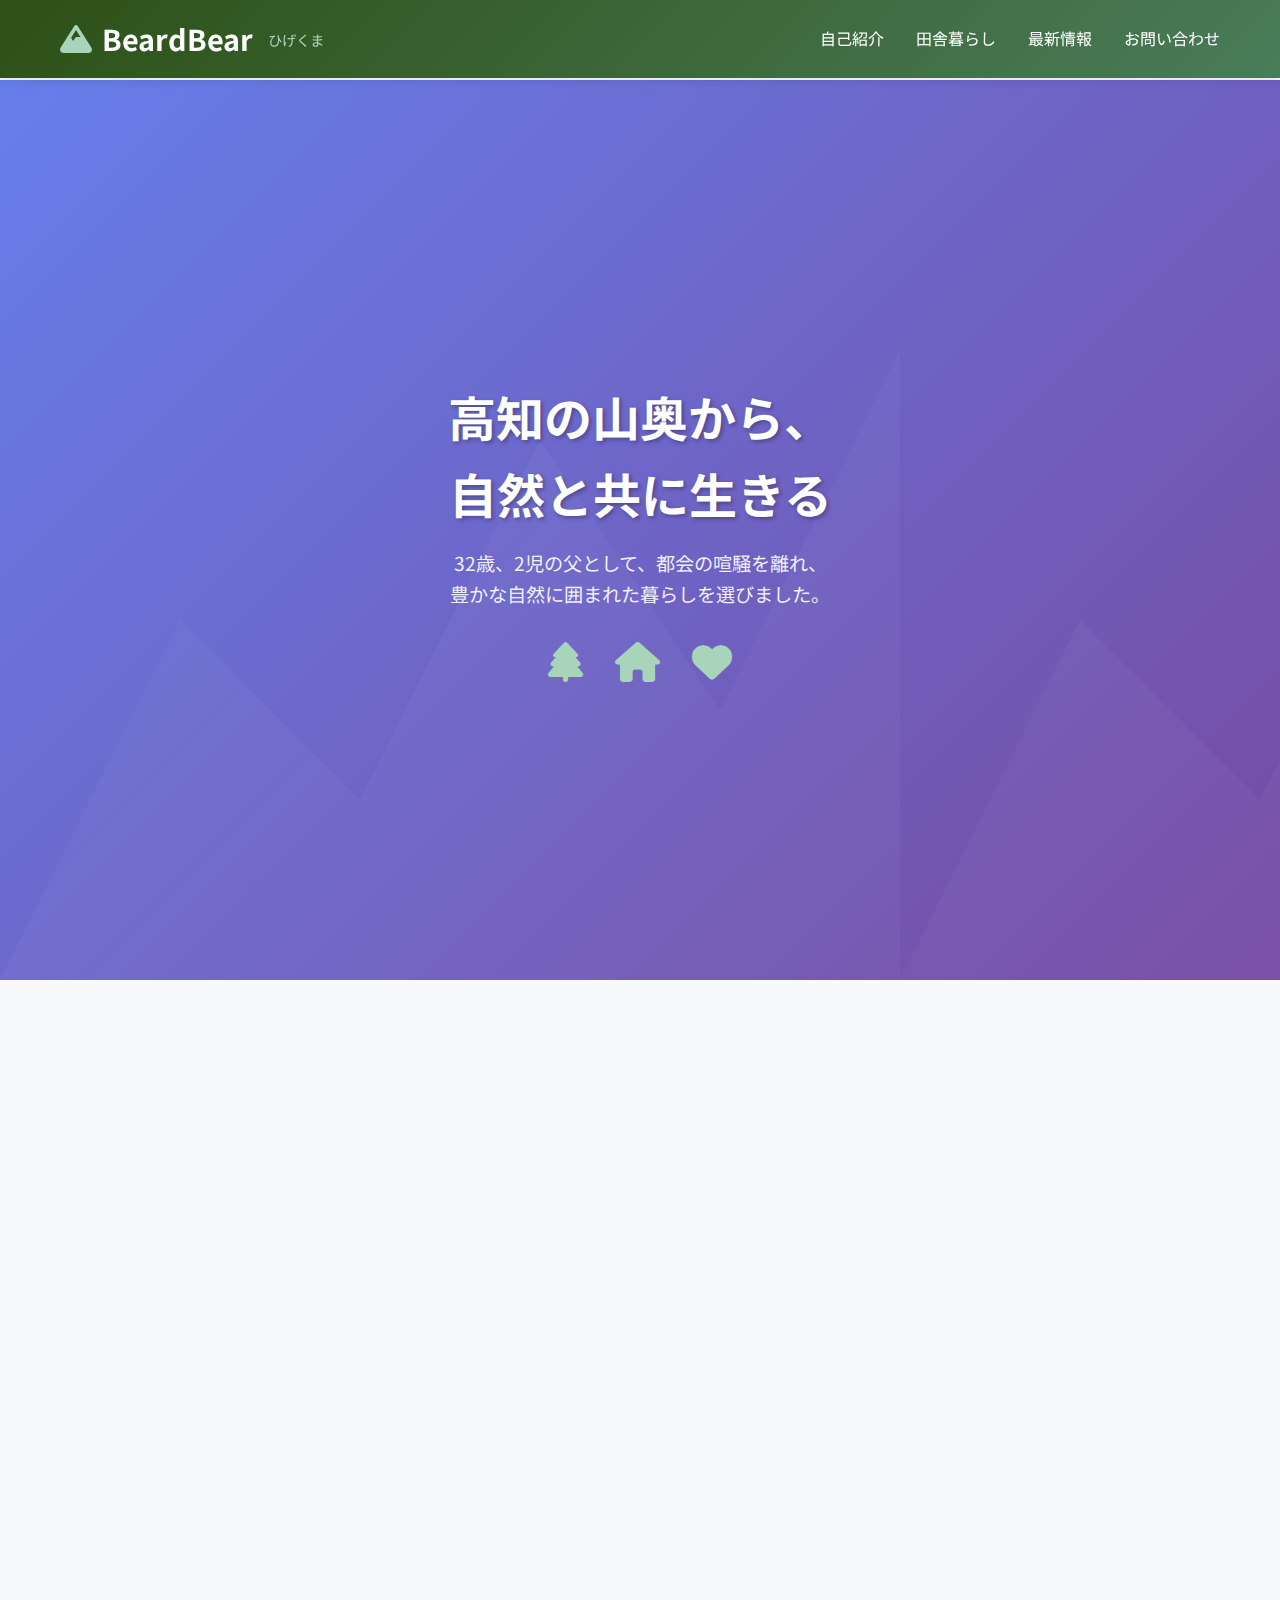
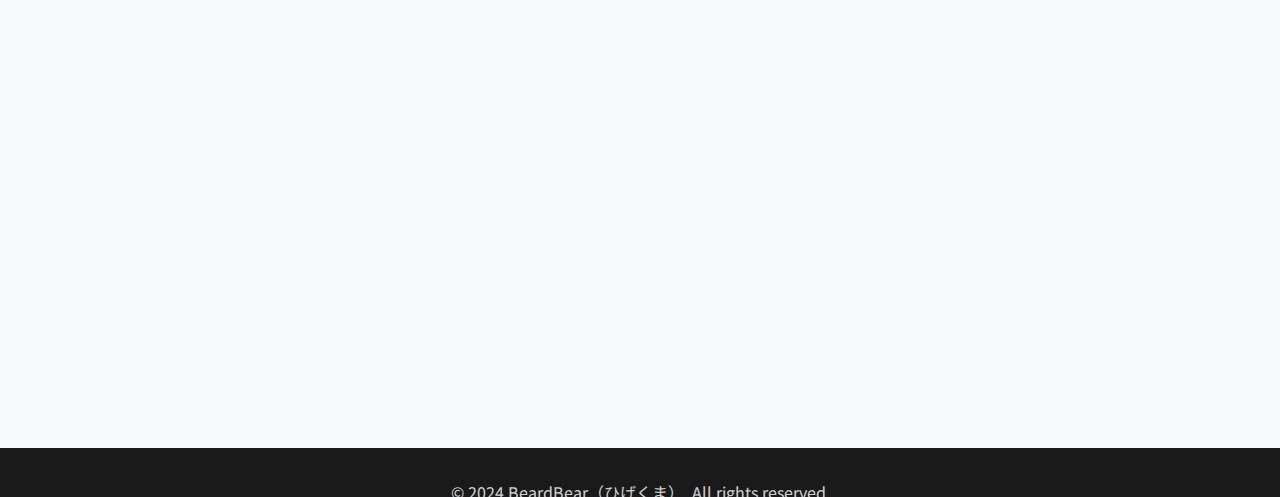
<file: index.html>
<!DOCTYPE html>
<html lang="ja">
<head>
    <meta charset="UTF-8">
    <meta name="viewport" content="width=device-width, initial-scale=1.0">
    <title>BeardBear（ひげくま）- 高知の山奥から</title>
    <link rel="stylesheet" href="styles.css">
    <link href="https://fonts.googleapis.com/css2?family=Noto+Sans+JP:wght@300;400;600;700&display=swap" rel="stylesheet">
    <link rel="stylesheet" href="https://cdnjs.cloudflare.com/ajax/libs/font-awesome/6.0.0/css/all.min.css">
</head>
<body>
    <!-- ヘッダー -->
    <header class="header">
        <div class="container">
            <div class="header-content">
                <div class="logo">
                    <i class="fas fa-mountain"></i>
                    <h1>BeardBear</h1>
                    <span class="subtitle">ひげくま</span>
                </div>
                <nav class="nav">
                    <a href="#about">自己紹介</a>
                    <a href="#life">田舎暮らし</a>
                    <a href="#posts">最新情報</a>
                    <a href="#contact">お問い合わせ</a>
                </nav>
            </div>
        </div>
    </header>

    <!-- メインビジュアル -->
    <section class="hero">
        <div class="hero-content">
            <div class="hero-text">
                <h2>高知の山奥から、<br>自然と共に生きる</h2>
                <p>32歳、2児の父として、都会の喧騒を離れ、<br>豊かな自然に囲まれた暮らしを選びました。</p>
                <div class="hero-icons">
                    <i class="fas fa-tree"></i>
                    <i class="fas fa-home"></i>
                    <i class="fas fa-heart"></i>
                </div>
            </div>
        </div>
        <div class="hero-bg"></div>
    </section>

    <!-- 自己紹介セクション -->
    <section id="about" class="about">
        <div class="container">
            <h2 class="section-title">
                <i class="fas fa-user"></i>
                自己紹介
            </h2>
            <div class="about-content">
                <div class="about-text">
                    <h3>BeardBear（ひげくま）</h3>
                    <p class="intro">
                        こんにちは！高知県の山奥で暮らしている32歳の父親です。
                        2人の子どもたちと妻と一緒に、自然豊かな環境で毎日を過ごしています。
                    </p>
                    <div class="profile-details">
                        <div class="detail-item">
                            <i class="fas fa-map-marker-alt"></i>
                            <span>高知県の山奥</span>
                        </div>
                        <div class="detail-item">
                            <i class="fas fa-birthday-cake"></i>
                            <span>32歳</span>
                        </div>
                        <div class="detail-item">
                            <i class="fas fa-users"></i>
                            <span>2児の父</span>
                        </div>
                    </div>
                    <p class="description">
                        都会での忙しい生活から一転、山間部での穏やかな暮らしを選択しました。
                        子どもたちには自然の中で伸び伸びと育ってほしいという想いから、
                        この地に移住を決意。毎日、四季の移ろいを感じながら、
                        家族との時間を大切に過ごしています。
                    </p>
                </div>
                <div class="about-image">
                    <div class="image-placeholder">
                        <i class="fas fa-user-circle"></i>
                        <p>BeardBear</p>
                    </div>
                </div>
            </div>
        </div>
    </section>

    <!-- 田舎暮らしセクション -->
    <section id="life" class="rural-life">
        <div class="container">
            <h2 class="section-title">
                <i class="fas fa-seedling"></i>
                田舎暮らしの魅力
            </h2>
            <div class="life-grid">
                <div class="life-item">
                    <i class="fas fa-leaf"></i>
                    <h3>豊かな自然</h3>
                    <p>四季折々の美しい景色に囲まれ、新鮮な空気を毎日味わえます。</p>
                </div>
                <div class="life-item">
                    <i class="fas fa-clock"></i>
                    <h3>ゆったりとした時間</h3>
                    <p>都会の慌ただしさから解放され、家族との時間を大切にできます。</p>
                </div>
                <div class="life-item">
                    <i class="fas fa-handshake"></i>
                    <h3>温かいコミュニティ</h3>
                    <p>地域の方々との繋がりが深く、助け合いの精神が根付いています。</p>
                </div>
                <div class="life-item">
                    <i class="fas fa-carrot"></i>
                    <h3>自給自足の生活</h3>
                    <p>家庭菜園で野菜を育て、自然の恵みを直接感じることができます。</p>
                </div>
            </div>
        </div>
    </section>

    <!-- Xポスト表示セクション -->
    <section id="posts" class="social-posts">
        <div class="container">
            <h2 class="section-title">
                <i class="fab fa-x-twitter"></i>
                最新の投稿
            </h2>
            <div class="posts-container">
                <div id="twitter-feed" class="twitter-feed">
                    <!-- Xの投稿がここに表示されます -->
                    <div class="loading">
                        <i class="fas fa-spinner fa-spin"></i>
                        <p>投稿を読み込み中...</p>
                    </div>
                </div>
            </div>
        </div>
    </section>

    <!-- お問い合わせセクション -->
    <section id="contact" class="contact">
        <div class="container">
            <h2 class="section-title">
                <i class="fas fa-envelope"></i>
                お問い合わせ
            </h2>
            <div class="contact-content">
                <p>田舎暮らしについてのご質問や、お仕事のご相談など、お気軽にお声がけください。</p>
                <div class="contact-links">
                    <a href="https://x.com/VoxelMotors" target="_blank" class="contact-link">
                        <i class="fab fa-x-twitter"></i>
                        X (Twitter)
                    </a>
                </div>
            </div>
        </div>
    </section>

    <!-- フッター -->
    <footer class="footer">
        <div class="container">
            <p>&copy; 2024 BeardBear（ひげくま）. All rights reserved.</p>
            <p>高知の山奥から、自然と共に。</p>
        </div>
    </footer>

    <script src="script.js"></script>
</body>
</html>
</file>
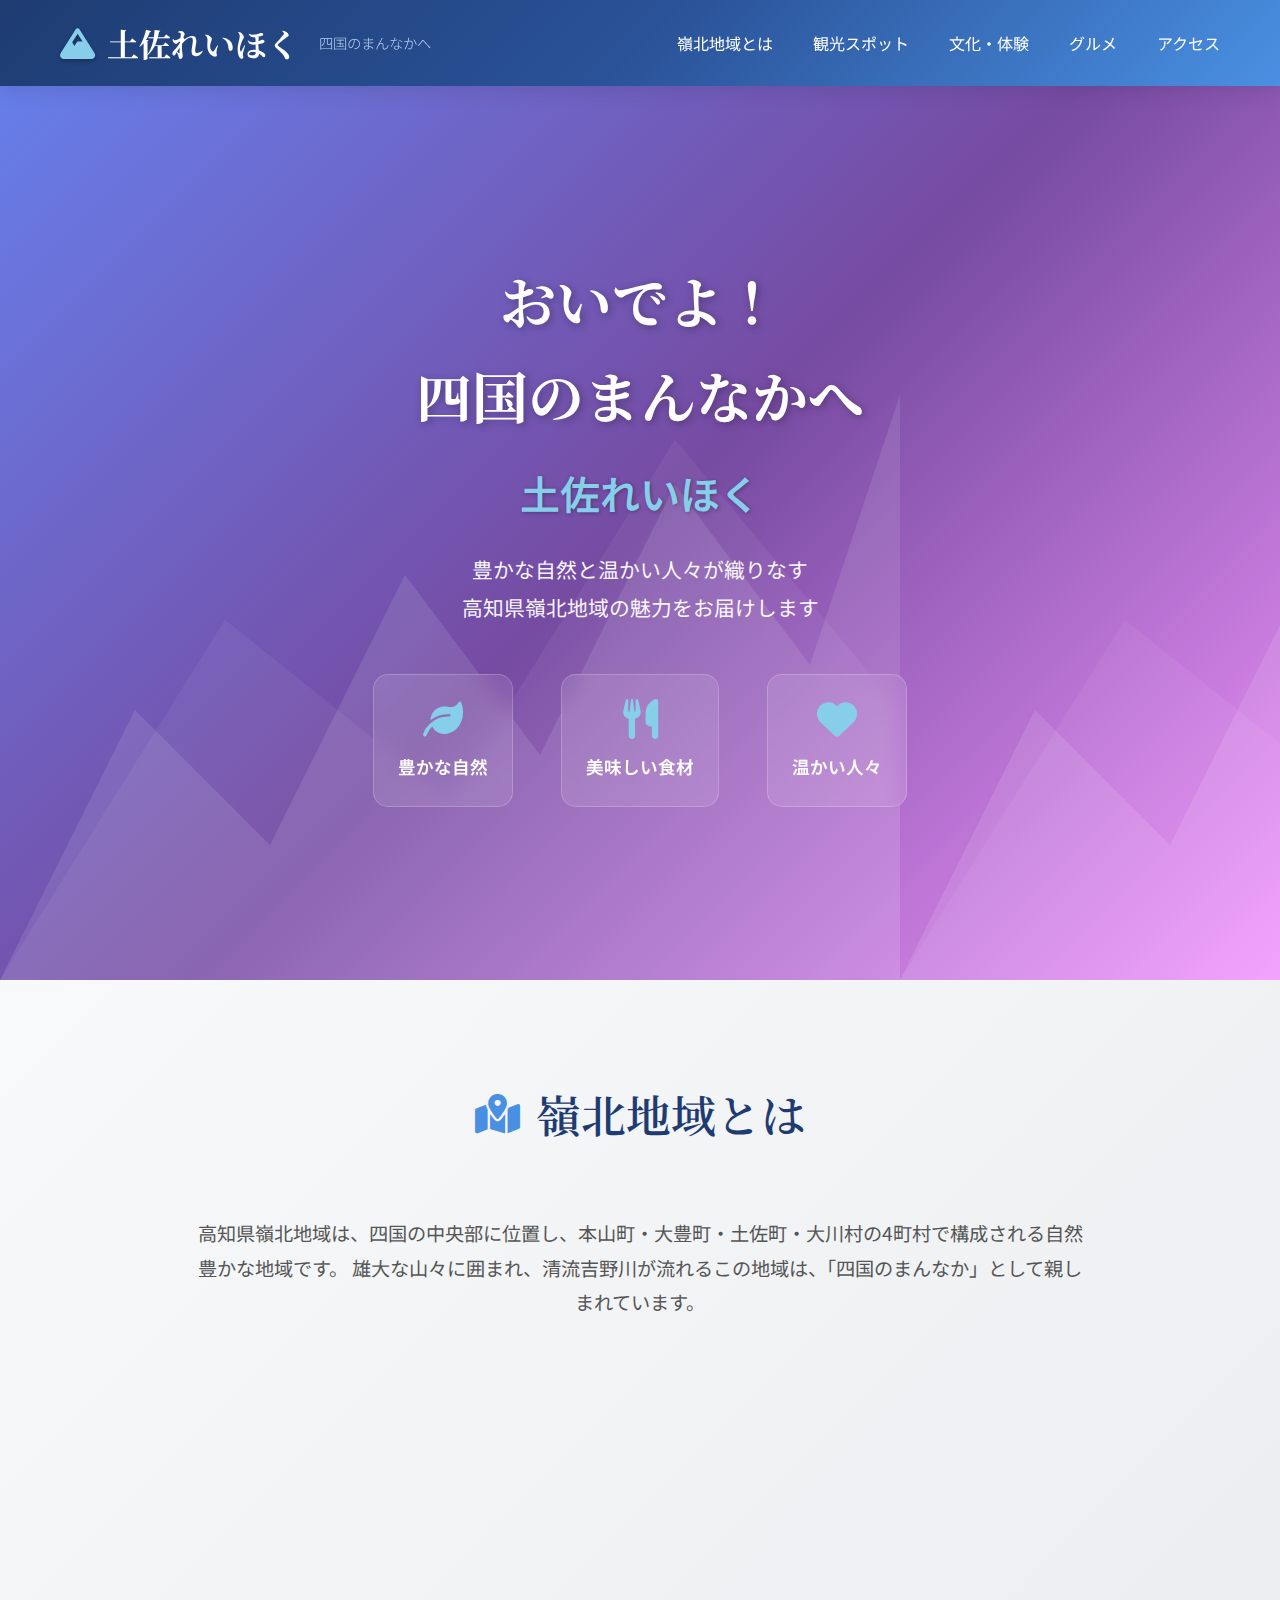
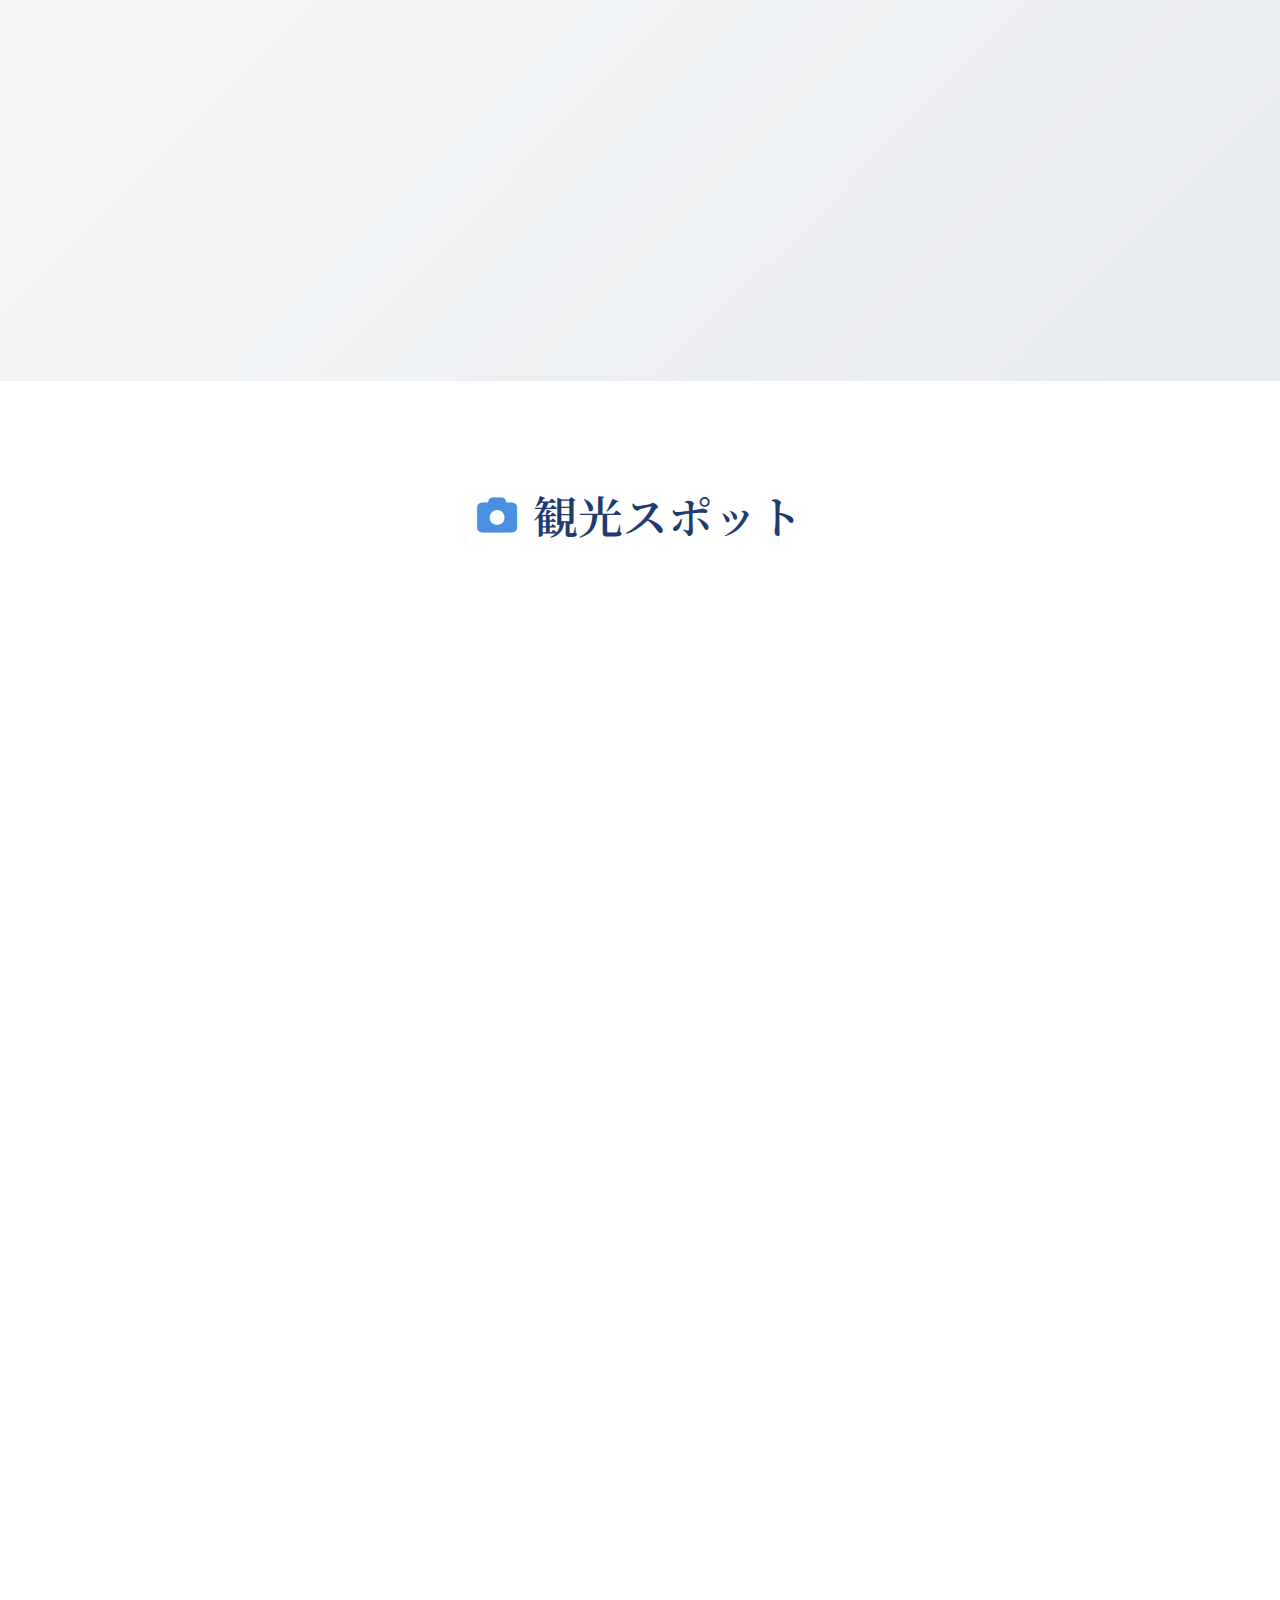
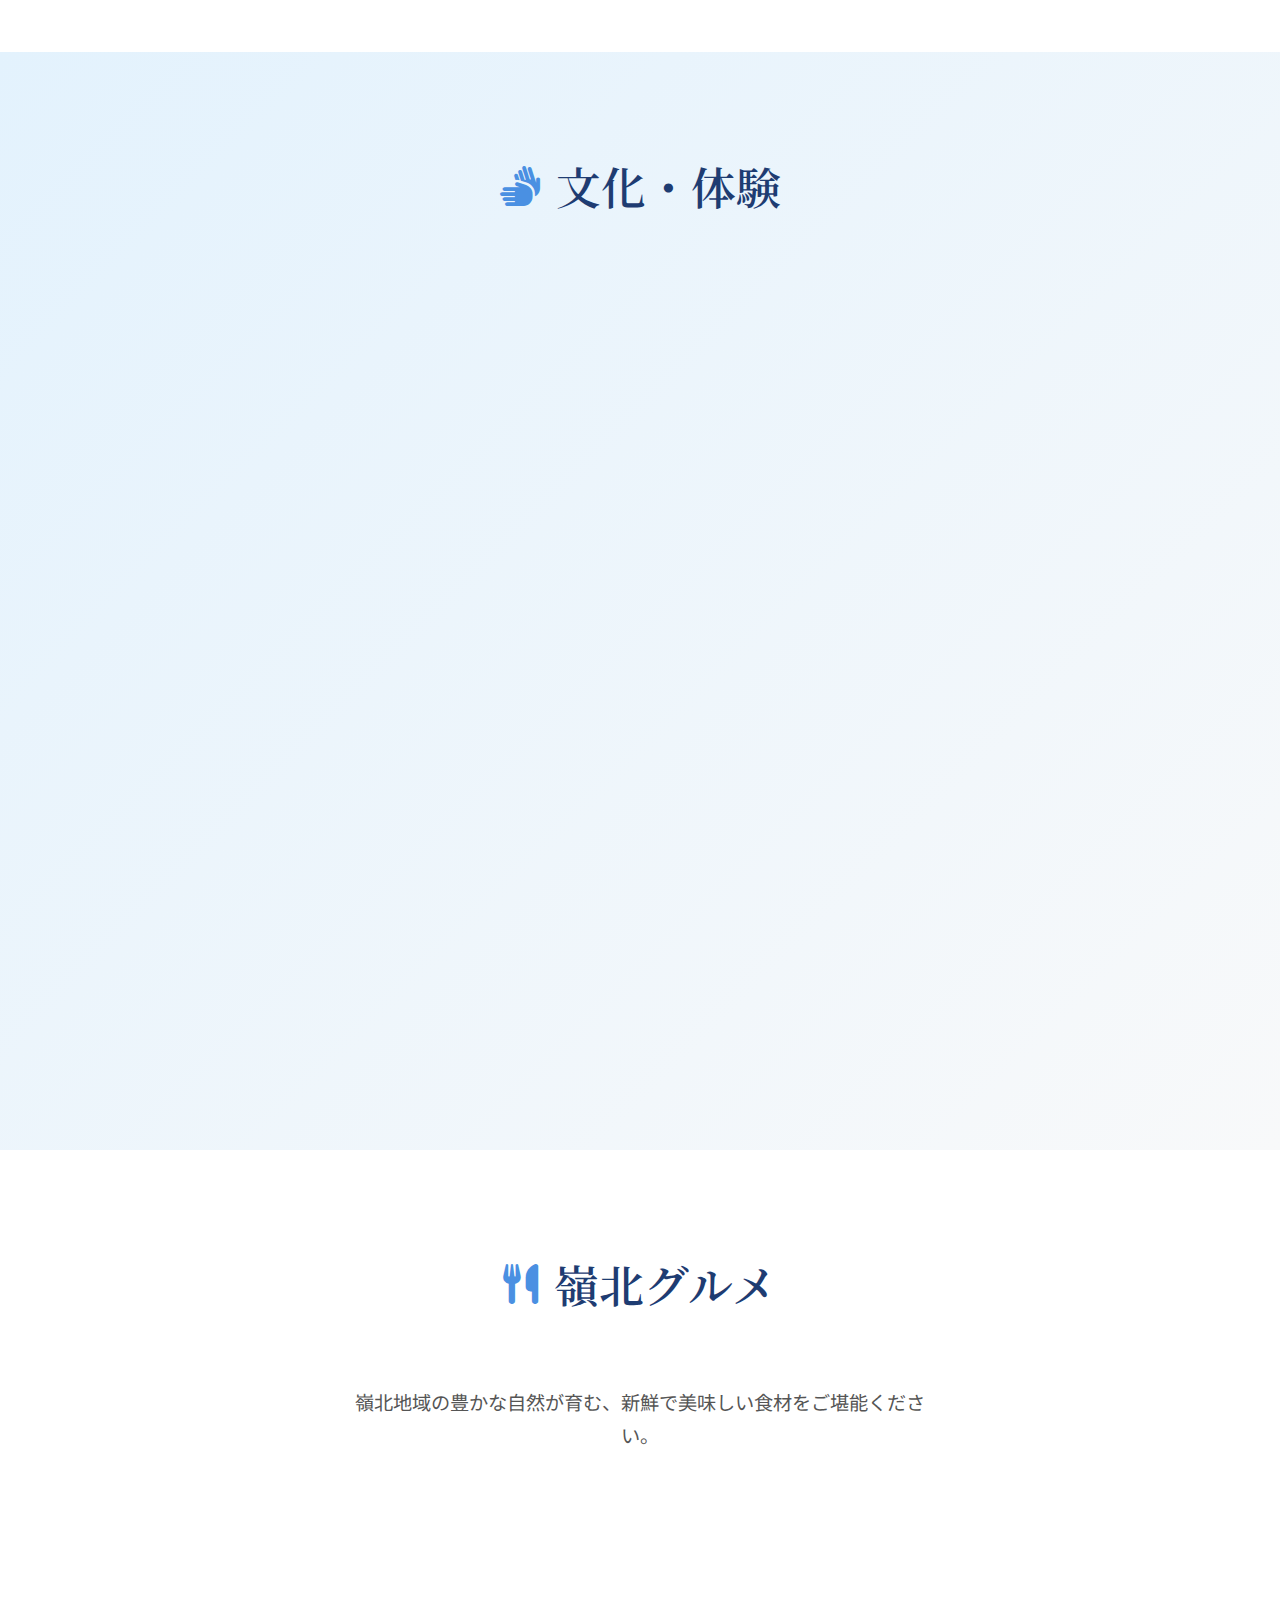
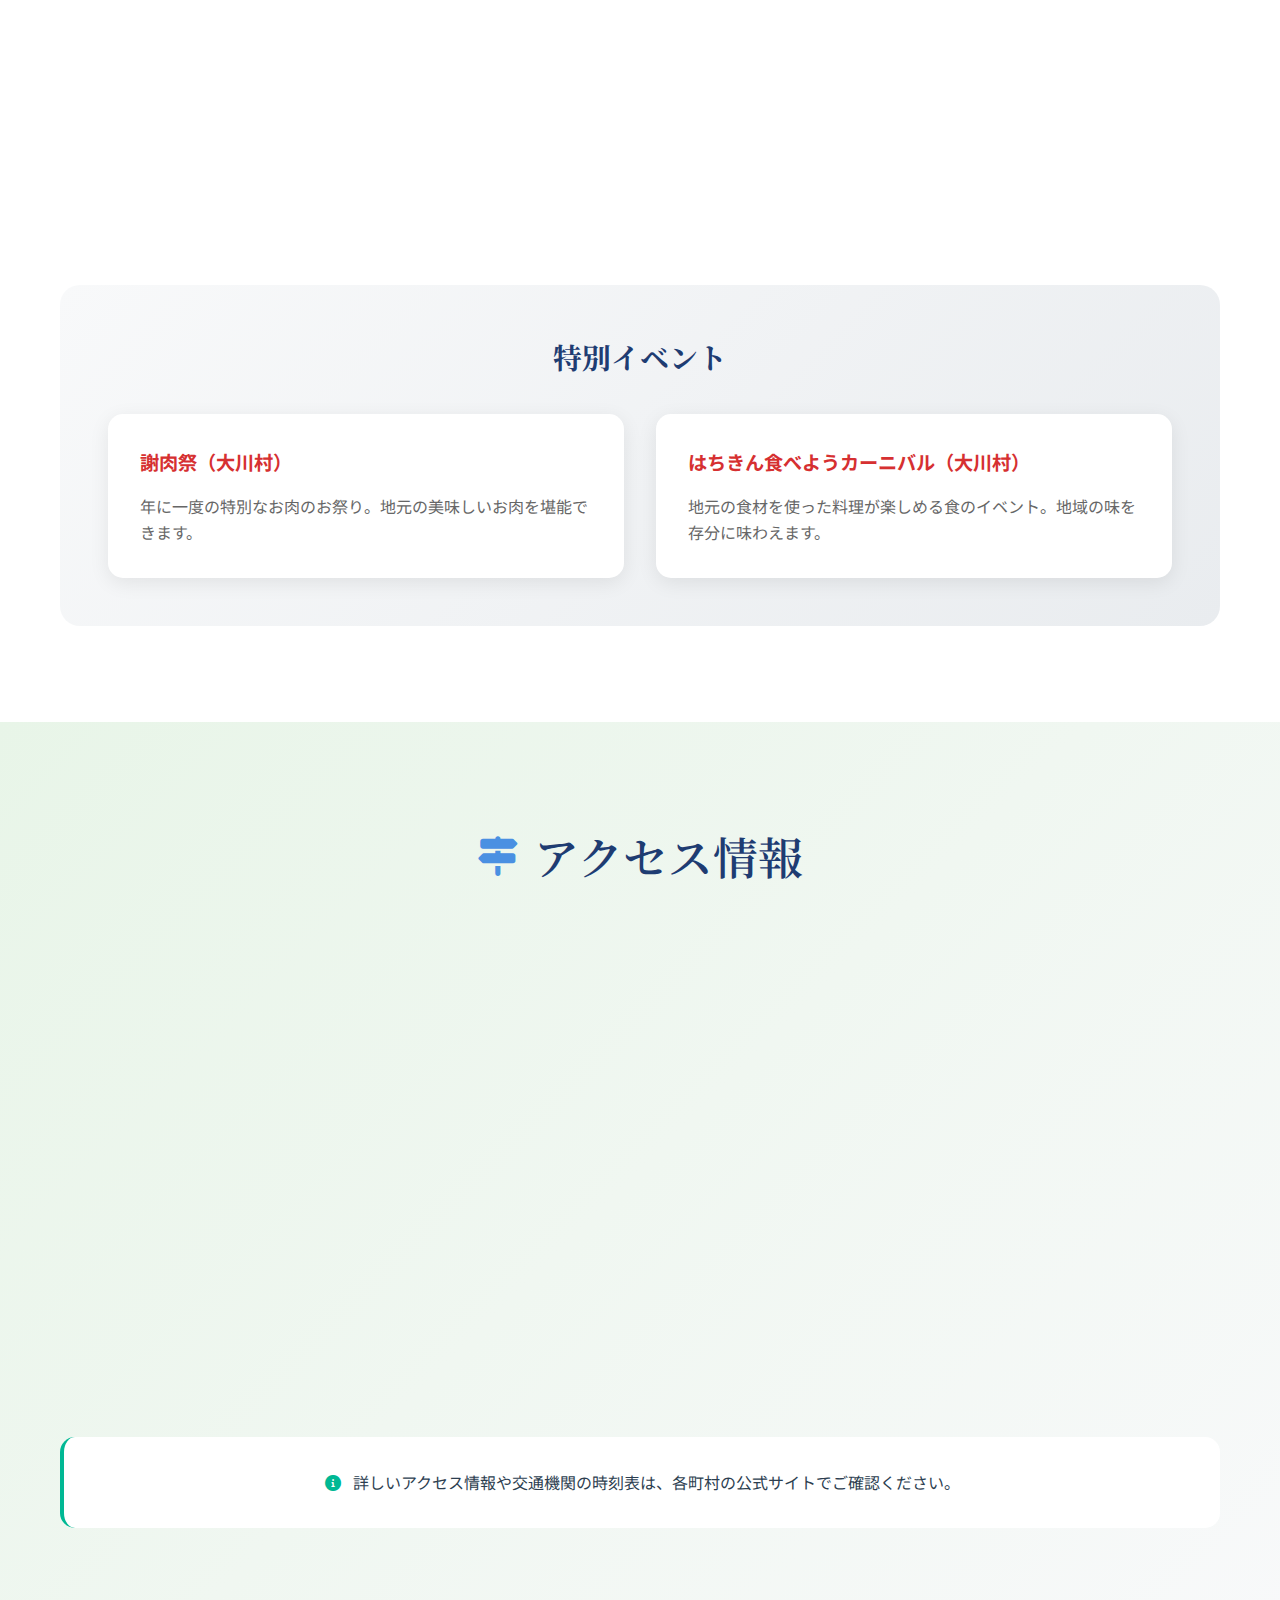
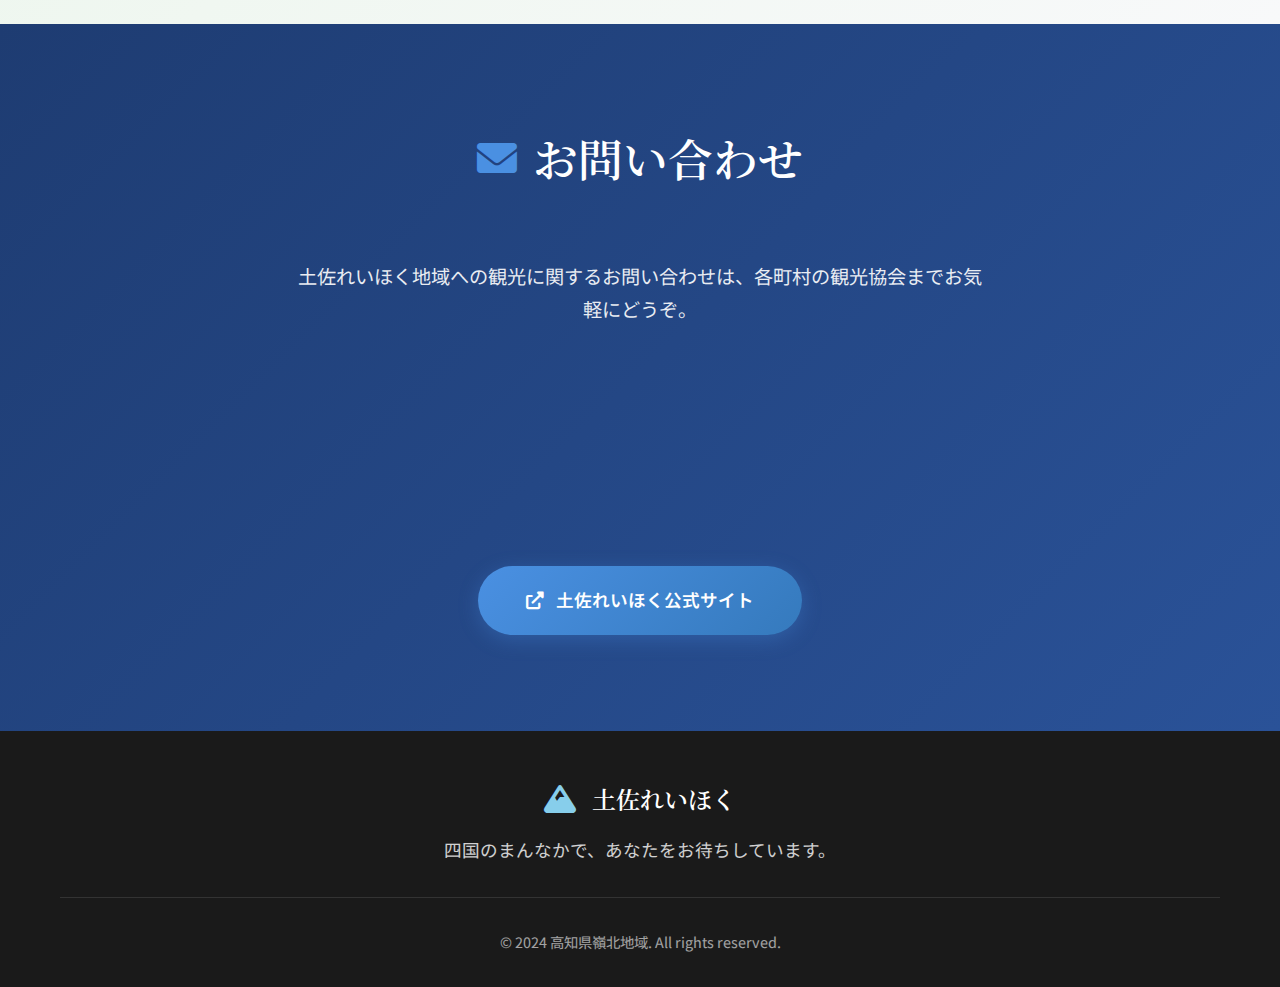
<file: reihoku.html>
<!DOCTYPE html>
<html lang="ja">
<head>
    <meta charset="UTF-8">
    <meta name="viewport" content="width=device-width, initial-scale=1.0">
    <title>土佐れいほく - 四国のまんなかへ | 高知県嶺北地域観光案内</title>
    <link rel="stylesheet" href="reihoku-styles.css">
    <link href="https://fonts.googleapis.com/css2?family=Noto+Sans+JP:wght@300;400;600;700&family=Noto+Serif+JP:wght@400;600&display=swap" rel="stylesheet">
    <link rel="stylesheet" href="https://cdnjs.cloudflare.com/ajax/libs/font-awesome/6.0.0/css/all.min.css">
</head>
<body>
    <!-- ヘッダー -->
    <header class="header">
        <div class="container">
            <div class="header-content">
                <div class="logo">
                    <i class="fas fa-mountain"></i>
                    <h1>土佐れいほく</h1>
                    <span class="subtitle">四国のまんなかへ</span>
                </div>
                <nav class="nav">
                    <a href="#about">嶺北地域とは</a>
                    <a href="#attractions">観光スポット</a>
                    <a href="#culture">文化・体験</a>
                    <a href="#gourmet">グルメ</a>
                    <a href="#access">アクセス</a>
                </nav>
            </div>
        </div>
    </header>

    <!-- メインビジュアル -->
    <section class="hero">
        <div class="hero-content">
            <div class="hero-text">
                <h2>おいでよ！<br>四国のまんなかへ</h2>
                <p class="hero-subtitle">土佐れいほく</p>
                <p class="hero-description">
                    豊かな自然と温かい人々が織りなす<br>
                    高知県嶺北地域の魅力をお届けします
                </p>
                <div class="hero-features">
                    <div class="feature-item">
                        <i class="fas fa-leaf"></i>
                        <span>豊かな自然</span>
                    </div>
                    <div class="feature-item">
                        <i class="fas fa-utensils"></i>
                        <span>美味しい食材</span>
                    </div>
                    <div class="feature-item">
                        <i class="fas fa-heart"></i>
                        <span>温かい人々</span>
                    </div>
                </div>
            </div>
        </div>
        <div class="hero-bg"></div>
    </section>

    <!-- 嶺北地域について -->
    <section id="about" class="about">
        <div class="container">
            <h2 class="section-title">
                <i class="fas fa-map-marked-alt"></i>
                嶺北地域とは
            </h2>
            <div class="about-content">
                <div class="about-text">
                    <p class="intro">
                        高知県嶺北地域は、四国の中央部に位置し、本山町・大豊町・土佐町・大川村の4町村で構成される自然豊かな地域です。
                        雄大な山々に囲まれ、清流吉野川が流れるこの地域は、「四国のまんなか」として親しまれています。
                    </p>
                    <div class="region-grid">
                        <div class="region-item">
                            <h3>本山町</h3>
                            <p>汗見川の清流と豊かな自然に恵まれた町。竹ランタンづくりや文学講座などの文化活動も盛んです。</p>
                        </div>
                        <div class="region-item">
                            <h3>大豊町</h3>
                            <p>梶ヶ森をはじめとする山々に囲まれ、トレッキングや森林浴が楽しめる自然の宝庫です。</p>
                        </div>
                        <div class="region-item">
                            <h3>土佐町</h3>
                            <p>早明浦ダムがあり、四国の水がめとして重要な役割を担う美しい湖畔の町です。</p>
                        </div>
                        <div class="region-item">
                            <h3>大川村</h3>
                            <p>日本で最も人口の少ない村として知られ、謝肉祭やはちきん食べようカーニバルなどのイベントで賑わいます。</p>
                        </div>
                    </div>
                </div>
            </div>
        </div>
    </section>

    <!-- 観光スポット -->
    <section id="attractions" class="attractions">
        <div class="container">
            <h2 class="section-title">
                <i class="fas fa-camera"></i>
                観光スポット
            </h2>
            <div class="attractions-grid">
                <div class="attraction-card">
                    <div class="card-image">
                        <i class="fas fa-mountain"></i>
                    </div>
                    <div class="card-content">
                        <h3>梶ヶ森</h3>
                        <p class="location">大豊町</p>
                        <p>標高1,400mの美しい山。トレッキングコースが整備され、山頂からの360度パノラマビューは絶景です。エベレストガイドによる森林浴ツアーも人気。</p>
                    </div>
                </div>
                <div class="attraction-card">
                    <div class="card-image">
                        <i class="fas fa-water"></i>
                    </div>
                    <div class="card-content">
                        <h3>早明浦ダム</h3>
                        <p class="location">土佐町</p>
                        <p>四国最大のダムで「四国の水がめ」と呼ばれます。湖畔の美しい景色と、季節ごとに変わる自然の表情を楽しめます。</p>
                    </div>
                </div>
                <div class="attraction-card">
                    <div class="card-image">
                        <i class="fas fa-tree"></i>
                    </div>
                    <div class="card-content">
                        <h3>汗見川</h3>
                        <p class="location">本山町</p>
                        <p>清流として知られる美しい川。川沿いの散策路では四季折々の自然を満喫でき、特に新緑と紅葉の季節は格別です。</p>
                    </div>
                </div>
                <div class="attraction-card">
                    <div class="card-image">
                        <i class="fas fa-home"></i>
                    </div>
                    <div class="card-content">
                        <h3>大川村の里山風景</h3>
                        <p class="location">大川村</p>
                        <p>日本で最も人口の少ない村ならではの、手つかずの自然と昔ながらの里山風景。心癒される田舎の原風景が広がります。</p>
                    </div>
                </div>
            </div>
        </div>
    </section>

    <!-- 文化・体験 -->
    <section id="culture" class="culture">
        <div class="container">
            <h2 class="section-title">
                <i class="fas fa-hands"></i>
                文化・体験
            </h2>
            <div class="culture-content">
                <div class="culture-grid">
                    <div class="culture-item">
                        <div class="culture-icon">
                            <i class="fas fa-lightbulb"></i>
                        </div>
                        <h3>竹ランタンづくり</h3>
                        <p class="culture-location">本山町</p>
                        <p>地元の竹を使ったオリジナルランタン作り体験。十五夜の夜に灯すランタンは幻想的で、心に残る思い出になります。</p>
                    </div>
                    <div class="culture-item">
                        <div class="culture-icon">
                            <i class="fas fa-hiking"></i>
                        </div>
                        <h3>森林浴トレッキング</h3>
                        <p class="culture-location">大豊町</p>
                        <p>エベレストガイドによる本格的なトレッキング体験。森の中での瞑想や自然観察を通じて、心身ともにリフレッシュできます。</p>
                    </div>
                    <div class="culture-item">
                        <div class="culture-icon">
                            <i class="fas fa-book"></i>
                        </div>
                        <h3>大原文学講座</h3>
                        <p class="culture-location">本山町</p>
                        <p>地域の文学や歴史を学べる講座。地元の文化に触れながら、知的な時間を過ごすことができます。</p>
                    </div>
                    <div class="culture-item">
                        <div class="culture-icon">
                            <i class="fas fa-fish"></i>
                        </div>
                        <h3>川遊び・釣り体験</h3>
                        <p class="culture-location">全域</p>
                        <p>清流での川遊びや渓流釣り体験。都市部では味わえない、自然との触れ合いを存分に楽しめます。</p>
                    </div>
                </div>
            </div>
        </div>
    </section>

    <!-- グルメ -->
    <section id="gourmet" class="gourmet">
        <div class="container">
            <h2 class="section-title">
                <i class="fas fa-utensils"></i>
                嶺北グルメ
            </h2>
            <div class="gourmet-content">
                <div class="gourmet-intro">
                    <p>嶺北地域の豊かな自然が育む、新鮮で美味しい食材をご堪能ください。</p>
                </div>
                <div class="gourmet-grid">
                    <div class="gourmet-item">
                        <div class="gourmet-icon">
                            <i class="fas fa-cow"></i>
                        </div>
                        <h3>土佐あかうし</h3>
                        <p>高知県が誇るブランド牛。柔らかく上品な味わいで、地元の名店で味わうことができます。</p>
                    </div>
                    <div class="gourmet-item">
                        <div class="gourmet-icon">
                            <i class="fas fa-fish"></i>
                        </div>
                        <h3>清流の川魚</h3>
                        <p>汗見川や吉野川で獲れる新鮮な川魚。アユやアマゴなど、川の恵みを存分に味わえます。</p>
                    </div>
                    <div class="gourmet-item">
                        <div class="gourmet-icon">
                            <i class="fas fa-leaf"></i>
                        </div>
                        <h3>山菜・野菜</h3>
                        <p>山の恵みである山菜や、清らかな水で育った野菜。季節ごとの旬の味覚が楽しめます。</p>
                    </div>
                    <div class="gourmet-item">
                        <div class="gourmet-icon">
                            <i class="fas fa-wine-bottle"></i>
                        </div>
                        <h3>地酒・特産品</h3>
                        <p>地元で作られる日本酒や焼酎、手作りの加工品など、お土産にも喜ばれる特産品が豊富です。</p>
                    </div>
                </div>
                <div class="special-events">
                    <h3>特別イベント</h3>
                    <div class="event-list">
                        <div class="event-item">
                            <h4>謝肉祭（大川村）</h4>
                            <p>年に一度の特別なお肉のお祭り。地元の美味しいお肉を堪能できます。</p>
                        </div>
                        <div class="event-item">
                            <h4>はちきん食べようカーニバル（大川村）</h4>
                            <p>地元の食材を使った料理が楽しめる食のイベント。地域の味を存分に味わえます。</p>
                        </div>
                    </div>
                </div>
            </div>
        </div>
    </section>

    <!-- アクセス -->
    <section id="access" class="access">
        <div class="container">
            <h2 class="section-title">
                <i class="fas fa-map-signs"></i>
                アクセス情報
            </h2>
            <div class="access-content">
                <div class="access-grid">
                    <div class="access-method">
                        <div class="method-icon">
                            <i class="fas fa-car"></i>
                        </div>
                        <h3>お車でお越しの場合</h3>
                        <ul>
                            <li>高知自動車道 大豊ICから各町村へ</li>
                            <li>高松自動車道からもアクセス可能</li>
                            <li>四国の中央部に位置し、各県からアクセス良好</li>
                        </ul>
                    </div>
                    <div class="access-method">
                        <div class="method-icon">
                            <i class="fas fa-train"></i>
                        </div>
                        <h3>電車でお越しの場合</h3>
                        <ul>
                            <li>JR土讃線 大杉駅（大豊町）</li>
                            <li>JR土讃線 土佐岩原駅（本山町）</li>
                            <li>各駅からバスやタクシーをご利用ください</li>
                        </ul>
                    </div>
                </div>
                <div class="access-note">
                    <p><i class="fas fa-info-circle"></i> 詳しいアクセス情報や交通機関の時刻表は、各町村の公式サイトでご確認ください。</p>
                </div>
            </div>
        </div>
    </section>

    <!-- お問い合わせ -->
    <section class="contact">
        <div class="container">
            <h2 class="section-title">
                <i class="fas fa-envelope"></i>
                お問い合わせ
            </h2>
            <div class="contact-content">
                <p>土佐れいほく地域への観光に関するお問い合わせは、各町村の観光協会までお気軽にどうぞ。</p>
                <div class="contact-grid">
                    <div class="contact-item">
                        <h3>本山町</h3>
                        <p>本山町観光協会</p>
                    </div>
                    <div class="contact-item">
                        <h3>大豊町</h3>
                        <p>大豊町観光協会</p>
                    </div>
                    <div class="contact-item">
                        <h3>土佐町</h3>
                        <p>土佐町観光協会</p>
                    </div>
                    <div class="contact-item">
                        <h3>大川村</h3>
                        <p>大川村役場</p>
                    </div>
                </div>
                <div class="official-link">
                    <a href="https://tosareihoku-kanko.com/" target="_blank" class="official-btn">
                        <i class="fas fa-external-link-alt"></i>
                        土佐れいほく公式サイト
                    </a>
                </div>
            </div>
        </div>
    </section>

    <!-- フッター -->
    <footer class="footer">
        <div class="container">
            <div class="footer-content">
                <div class="footer-logo">
                    <i class="fas fa-mountain"></i>
                    <span>土佐れいほく</span>
                </div>
                <p>四国のまんなかで、あなたをお待ちしています。</p>
            </div>
            <div class="footer-bottom">
                <p>&copy; 2024 高知県嶺北地域. All rights reserved.</p>
            </div>
        </div>
    </footer>

    <script src="reihoku-script.js"></script>
</body>
</html>
</file>
<file: styles.css>
/* リセットCSS */
* {
    margin: 0;
    padding: 0;
    box-sizing: border-box;
}

/* 基本設定 */
body {
    font-family: 'Noto Sans JP', sans-serif;
    line-height: 1.6;
    color: #2c3e50;
    background-color: #f8f9fa;
}

.container {
    max-width: 1200px;
    margin: 0 auto;
    padding: 0 20px;
}

/* ヘッダー */
.header {
    background: linear-gradient(135deg, #2d5016 0%, #4a7c59 100%);
    color: white;
    padding: 1rem 0;
    box-shadow: 0 2px 10px rgba(0,0,0,0.1);
    position: fixed;
    top: 0;
    width: 100%;
    z-index: 1000;
}

.header-content {
    display: flex;
    justify-content: space-between;
    align-items: center;
}

.logo {
    display: flex;
    align-items: center;
    gap: 10px;
}

.logo i {
    font-size: 2rem;
    color: #a8d5ba;
}

.logo h1 {
    font-size: 1.8rem;
    font-weight: 700;
    margin: 0;
}

.subtitle {
    font-size: 0.9rem;
    color: #a8d5ba;
    margin-left: 5px;
}

.nav {
    display: flex;
    gap: 2rem;
}

.nav a {
    color: white;
    text-decoration: none;
    font-weight: 400;
    transition: color 0.3s ease;
    position: relative;
}

.nav a:hover {
    color: #a8d5ba;
}

.nav a::after {
    content: '';
    position: absolute;
    bottom: -5px;
    left: 0;
    width: 0;
    height: 2px;
    background-color: #a8d5ba;
    transition: width 0.3s ease;
}

.nav a:hover::after {
    width: 100%;
}

/* メインビジュアル */
.hero {
    height: 100vh;
    display: flex;
    align-items: center;
    justify-content: center;
    position: relative;
    background: linear-gradient(135deg, #667eea 0%, #764ba2 100%);
    color: white;
    text-align: center;
    margin-top: 80px;
}

.hero-bg {
    position: absolute;
    top: 0;
    left: 0;
    width: 100%;
    height: 100%;
    background: url('data:image/svg+xml,<svg xmlns="http://www.w3.org/2000/svg" viewBox="0 0 100 100"><defs><pattern id="mountains" x="0" y="0" width="100" height="100" patternUnits="userSpaceOnUse"><polygon points="0,100 20,60 40,80 60,40 80,70 100,30 100,100" fill="%23ffffff" fill-opacity="0.1"/></pattern></defs><rect width="100" height="100" fill="url(%23mountains)"/></svg>') repeat;
    opacity: 0.3;
}

.hero-content {
    position: relative;
    z-index: 2;
}

.hero h2 {
    font-size: 3rem;
    font-weight: 700;
    margin-bottom: 1rem;
    text-shadow: 2px 2px 4px rgba(0,0,0,0.3);
}

.hero p {
    font-size: 1.2rem;
    margin-bottom: 2rem;
    opacity: 0.9;
}

.hero-icons {
    display: flex;
    justify-content: center;
    gap: 2rem;
    margin-top: 2rem;
}

.hero-icons i {
    font-size: 2.5rem;
    color: #a8d5ba;
    animation: float 3s ease-in-out infinite;
}

.hero-icons i:nth-child(2) {
    animation-delay: 1s;
}

.hero-icons i:nth-child(3) {
    animation-delay: 2s;
}

@keyframes float {
    0%, 100% { transform: translateY(0px); }
    50% { transform: translateY(-10px); }
}

/* セクション共通 */
section {
    padding: 5rem 0;
}

.section-title {
    text-align: center;
    font-size: 2.5rem;
    font-weight: 600;
    margin-bottom: 3rem;
    color: #2d5016;
    display: flex;
    align-items: center;
    justify-content: center;
    gap: 1rem;
}

.section-title i {
    color: #4a7c59;
}

/* 自己紹介セクション */
.about {
    background-color: white;
}

.about-content {
    display: grid;
    grid-template-columns: 2fr 1fr;
    gap: 4rem;
    align-items: center;
}

.about-text h3 {
    font-size: 2rem;
    color: #2d5016;
    margin-bottom: 1rem;
}

.intro {
    font-size: 1.1rem;
    margin-bottom: 2rem;
    color: #555;
}

.profile-details {
    display: flex;
    flex-direction: column;
    gap: 1rem;
    margin: 2rem 0;
}

.detail-item {
    display: flex;
    align-items: center;
    gap: 1rem;
    padding: 0.8rem;
    background-color: #f8f9fa;
    border-radius: 8px;
    border-left: 4px solid #4a7c59;
}

.detail-item i {
    color: #4a7c59;
    font-size: 1.2rem;
}

.description {
    font-size: 1rem;
    line-height: 1.8;
    color: #666;
}

.about-image {
    display: flex;
    justify-content: center;
}

.image-placeholder {
    width: 250px;
    height: 250px;
    background: linear-gradient(135deg, #a8d5ba, #4a7c59);
    border-radius: 50%;
    display: flex;
    flex-direction: column;
    align-items: center;
    justify-content: center;
    color: white;
    box-shadow: 0 10px 30px rgba(0,0,0,0.1);
}

.image-placeholder i {
    font-size: 4rem;
    margin-bottom: 1rem;
}

.image-placeholder p {
    font-size: 1.2rem;
    font-weight: 600;
}

/* 田舎暮らしセクション */
.rural-life {
    background: linear-gradient(135deg, #f8f9fa 0%, #e9ecef 100%);
}

.life-grid {
    display: grid;
    grid-template-columns: repeat(auto-fit, minmax(280px, 1fr));
    gap: 2rem;
}

.life-item {
    background: white;
    padding: 2rem;
    border-radius: 15px;
    text-align: center;
    box-shadow: 0 5px 20px rgba(0,0,0,0.1);
    transition: transform 0.3s ease, box-shadow 0.3s ease;
}

.life-item:hover {
    transform: translateY(-5px);
    box-shadow: 0 10px 30px rgba(0,0,0,0.15);
}

.life-item i {
    font-size: 3rem;
    color: #4a7c59;
    margin-bottom: 1rem;
}

.life-item h3 {
    font-size: 1.3rem;
    color: #2d5016;
    margin-bottom: 1rem;
}

.life-item p {
    color: #666;
    line-height: 1.6;
}

/* ソーシャルポストセクション */
.social-posts {
    background-color: white;
}

.posts-container {
    max-width: 800px;
    margin: 0 auto;
}

.twitter-feed {
    background: #f8f9fa;
    border-radius: 15px;
    padding: 2rem;
    min-height: 400px;
    display: flex;
    align-items: center;
    justify-content: center;
}

.loading {
    text-align: center;
    color: #666;
}

.loading i {
    font-size: 2rem;
    margin-bottom: 1rem;
    color: #4a7c59;
}

.tweet {
    background: white;
    border-radius: 10px;
    padding: 1.5rem;
    margin-bottom: 1rem;
    box-shadow: 0 2px 10px rgba(0,0,0,0.1);
    border-left: 4px solid #1da1f2;
}

.tweet-header {
    display: flex;
    align-items: center;
    gap: 1rem;
    margin-bottom: 1rem;
}

.tweet-avatar {
    width: 40px;
    height: 40px;
    border-radius: 50%;
    background: #1da1f2;
    display: flex;
    align-items: center;
    justify-content: center;
    color: white;
}

.tweet-info h4 {
    color: #2d5016;
    font-size: 1rem;
}

.tweet-info span {
    color: #666;
    font-size: 0.9rem;
}

.tweet-content {
    color: #333;
    line-height: 1.6;
    margin-bottom: 1rem;
}

.tweet-date {
    color: #999;
    font-size: 0.8rem;
}

/* お問い合わせセクション */
.contact {
    background: linear-gradient(135deg, #2d5016 0%, #4a7c59 100%);
    color: white;
}

.contact .section-title {
    color: white;
}

.contact-content {
    text-align: center;
    max-width: 600px;
    margin: 0 auto;
}

.contact-content p {
    font-size: 1.1rem;
    margin-bottom: 2rem;
    opacity: 0.9;
}

.contact-links {
    display: flex;
    justify-content: center;
    gap: 2rem;
}

.contact-link {
    display: inline-flex;
    align-items: center;
    gap: 0.5rem;
    padding: 1rem 2rem;
    background: rgba(255,255,255,0.1);
    color: white;
    text-decoration: none;
    border-radius: 50px;
    transition: all 0.3s ease;
    border: 2px solid rgba(255,255,255,0.2);
}

.contact-link:hover {
    background: rgba(255,255,255,0.2);
    transform: translateY(-2px);
}

.contact-link i {
    font-size: 1.2rem;
}

/* モバイルメニューボタン */
.mobile-menu-button {
    display: none;
    background: none;
    border: none;
    color: white;
    font-size: 1.5rem;
    cursor: pointer;
    padding: 0.5rem;
}

/* ツイート統計とアクション */
.tweet-stats {
    display: flex;
    justify-content: space-between;
    align-items: center;
    margin-top: 1rem;
    padding-top: 1rem;
    border-top: 1px solid #eee;
}

.tweet-actions {
    display: flex;
    gap: 1rem;
}

.tweet-actions span {
    display: flex;
    align-items: center;
    gap: 0.3rem;
    color: #666;
    font-size: 0.9rem;
}

.tweet-actions i {
    color: #4a7c59;
}

/* もっと見るリンク */
.more-posts {
    text-align: center;
    margin-top: 2rem;
    padding-top: 2rem;
    border-top: 2px solid #e9ecef;
}

.more-posts-link {
    display: inline-flex;
    align-items: center;
    gap: 0.5rem;
    padding: 1rem 2rem;
    background: linear-gradient(135deg, #1da1f2, #0d8bd9);
    color: white;
    text-decoration: none;
    border-radius: 50px;
    font-weight: 600;
    transition: all 0.3s ease;
    box-shadow: 0 4px 15px rgba(29, 161, 242, 0.3);
}

.more-posts-link:hover {
    transform: translateY(-2px);
    box-shadow: 0 6px 20px rgba(29, 161, 242, 0.4);
}

/* フッター */
.footer {
    background-color: #1a1a1a;
    color: white;
    text-align: center;
    padding: 2rem 0;
}

.footer p {
    margin-bottom: 0.5rem;
    opacity: 0.8;
}

/* レスポンシブデザイン */
@media (max-width: 768px) {
    .header-content {
        flex-direction: row;
        justify-content: space-between;
    }
    
    .mobile-menu-button {
        display: block;
    }
    
    .nav {
        position: absolute;
        top: 100%;
        left: 0;
        width: 100%;
        background: linear-gradient(135deg, #2d5016 0%, #4a7c59 100%);
        flex-direction: column;
        padding: 1rem;
        gap: 1rem;
        transform: translateY(-100%);
        opacity: 0;
        visibility: hidden;
        transition: all 0.3s ease;
    }
    
    .nav.mobile-active {
        transform: translateY(0);
        opacity: 1;
        visibility: visible;
    }
    
    .hero {
        margin-top: 120px;
        padding: 2rem 0;
    }
    
    .hero h2 {
        font-size: 2rem;
    }
    
    .hero p {
        font-size: 1rem;
    }
    
    .hero-icons {
        gap: 1rem;
    }
    
    .hero-icons i {
        font-size: 2rem;
    }
    
    .section-title {
        font-size: 2rem;
        flex-direction: column;
        gap: 0.5rem;
    }
    
    .about-content {
        grid-template-columns: 1fr;
        gap: 2rem;
        text-align: center;
    }
    
    .profile-details {
        max-width: 400px;
        margin: 2rem auto;
    }
    
    .life-grid {
        grid-template-columns: 1fr;
    }
    
    .contact-links {
        flex-direction: column;
        align-items: center;
    }
    
    .image-placeholder {
        width: 200px;
        height: 200px;
    }
    
    .image-placeholder i {
        font-size: 3rem;
    }
}

@media (max-width: 480px) {
    .container {
        padding: 0 15px;
    }
    
    section {
        padding: 3rem 0;
    }
    
    .hero h2 {
        font-size: 1.5rem;
    }
    
    .section-title {
        font-size: 1.8rem;
    }
    
    .life-item {
        padding: 1.5rem;
    }
    
    .twitter-feed {
        padding: 1rem;
    }
}
</file>
<file: reihoku-styles.css>
/* リセットCSS */
* {
    margin: 0;
    padding: 0;
    box-sizing: border-box;
}

/* 基本設定 */
body {
    font-family: 'Noto Sans JP', sans-serif;
    line-height: 1.7;
    color: #2c3e50;
    background-color: #fafafa;
}

.container {
    max-width: 1200px;
    margin: 0 auto;
    padding: 0 20px;
}

/* ヘッダー */
.header {
    background: linear-gradient(135deg, #1e3c72 0%, #2a5298 50%, #4a90e2 100%);
    color: white;
    padding: 1rem 0;
    box-shadow: 0 4px 20px rgba(0,0,0,0.1);
    position: fixed;
    top: 0;
    width: 100%;
    z-index: 1000;
    backdrop-filter: blur(10px);
}

.header-content {
    display: flex;
    justify-content: space-between;
    align-items: center;
}

.logo {
    display: flex;
    align-items: center;
    gap: 12px;
}

.logo i {
    font-size: 2.2rem;
    color: #87ceeb;
    text-shadow: 0 2px 4px rgba(0,0,0,0.3);
}

.logo h1 {
    font-size: 2rem;
    font-weight: 700;
    margin: 0;
    font-family: 'Noto Serif JP', serif;
}

.subtitle {
    font-size: 0.9rem;
    color: #b8d4f0;
    margin-left: 8px;
    font-weight: 300;
}

.nav {
    display: flex;
    gap: 2.5rem;
}

.nav a {
    color: white;
    text-decoration: none;
    font-weight: 400;
    transition: all 0.3s ease;
    position: relative;
    padding: 0.5rem 0;
}

.nav a:hover {
    color: #87ceeb;
    transform: translateY(-2px);
}

.nav a::after {
    content: '';
    position: absolute;
    bottom: 0;
    left: 0;
    width: 0;
    height: 2px;
    background: linear-gradient(90deg, #87ceeb, #4a90e2);
    transition: width 0.3s ease;
}

.nav a:hover::after {
    width: 100%;
}

/* メインビジュアル */
.hero {
    height: 100vh;
    display: flex;
    align-items: center;
    justify-content: center;
    position: relative;
    background: linear-gradient(135deg, #667eea 0%, #764ba2 50%, #f093fb 100%);
    color: white;
    text-align: center;
    margin-top: 80px;
    overflow: hidden;
}

.hero-bg {
    position: absolute;
    top: 0;
    left: 0;
    width: 100%;
    height: 100%;
    background: url('data:image/svg+xml,<svg xmlns="http://www.w3.org/2000/svg" viewBox="0 0 100 100"><defs><pattern id="mountains" x="0" y="0" width="100" height="100" patternUnits="userSpaceOnUse"><polygon points="0,100 15,70 30,85 45,55 60,75 75,45 90,65 100,35 100,100" fill="%23ffffff" fill-opacity="0.1"/><polygon points="0,100 25,60 50,80 75,40 100,70 100,100" fill="%23ffffff" fill-opacity="0.05"/></pattern></defs><rect width="100" height="100" fill="url(%23mountains)"/></svg>') repeat;
    animation: drift 20s ease-in-out infinite;
}

@keyframes drift {
    0%, 100% { transform: translateX(0); }
    50% { transform: translateX(-20px); }
}

.hero-content {
    position: relative;
    z-index: 2;
    max-width: 800px;
}

.hero h2 {
    font-size: 3.5rem;
    font-weight: 700;
    margin-bottom: 1rem;
    text-shadow: 2px 2px 8px rgba(0,0,0,0.3);
    font-family: 'Noto Serif JP', serif;
}

.hero-subtitle {
    font-size: 2.5rem;
    font-weight: 600;
    color: #87ceeb;
    margin-bottom: 1.5rem;
    text-shadow: 1px 1px 4px rgba(0,0,0,0.3);
}

.hero-description {
    font-size: 1.3rem;
    margin-bottom: 3rem;
    opacity: 0.95;
    line-height: 1.8;
}

.hero-features {
    display: flex;
    justify-content: center;
    gap: 3rem;
    margin-top: 3rem;
}

.feature-item {
    display: flex;
    flex-direction: column;
    align-items: center;
    gap: 0.8rem;
    padding: 1.5rem;
    background: rgba(255,255,255,0.1);
    border-radius: 15px;
    backdrop-filter: blur(10px);
    border: 1px solid rgba(255,255,255,0.2);
    transition: transform 0.3s ease;
}

.feature-item:hover {
    transform: translateY(-5px);
}

.feature-item i {
    font-size: 2.5rem;
    color: #87ceeb;
}

.feature-item span {
    font-weight: 600;
    font-size: 1.1rem;
}

/* セクション共通 */
section {
    padding: 6rem 0;
}

.section-title {
    text-align: center;
    font-size: 2.8rem;
    font-weight: 600;
    margin-bottom: 4rem;
    color: #1e3c72;
    display: flex;
    align-items: center;
    justify-content: center;
    gap: 1rem;
    font-family: 'Noto Serif JP', serif;
}

.section-title i {
    color: #4a90e2;
    font-size: 2.5rem;
}

/* 嶺北地域について */
.about {
    background: linear-gradient(135deg, #f8f9fa 0%, #e9ecef 100%);
}

.intro {
    font-size: 1.2rem;
    text-align: center;
    margin-bottom: 4rem;
    color: #555;
    line-height: 1.8;
    max-width: 900px;
    margin-left: auto;
    margin-right: auto;
}

.region-grid {
    display: grid;
    grid-template-columns: repeat(auto-fit, minmax(280px, 1fr));
    gap: 2.5rem;
    margin-top: 3rem;
}

.region-item {
    background: white;
    padding: 2.5rem;
    border-radius: 20px;
    text-align: center;
    box-shadow: 0 8px 30px rgba(0,0,0,0.1);
    transition: all 0.3s ease;
    border-top: 4px solid #4a90e2;
}

.region-item:hover {
    transform: translateY(-8px);
    box-shadow: 0 15px 40px rgba(0,0,0,0.15);
}

.region-item h3 {
    font-size: 1.5rem;
    color: #1e3c72;
    margin-bottom: 1.5rem;
    font-family: 'Noto Serif JP', serif;
}

.region-item p {
    color: #666;
    line-height: 1.7;
}

/* 観光スポット */
.attractions {
    background: white;
}

.attractions-grid {
    display: grid;
    grid-template-columns: repeat(auto-fit, minmax(300px, 1fr));
    gap: 3rem;
}

.attraction-card {
    background: linear-gradient(135deg, #f8f9fa, white);
    border-radius: 20px;
    overflow: hidden;
    box-shadow: 0 10px 30px rgba(0,0,0,0.1);
    transition: all 0.3s ease;
}

.attraction-card:hover {
    transform: translateY(-10px);
    box-shadow: 0 20px 50px rgba(0,0,0,0.15);
}

.card-image {
    height: 200px;
    background: linear-gradient(135deg, #4a90e2, #1e3c72);
    display: flex;
    align-items: center;
    justify-content: center;
    color: white;
}

.card-image i {
    font-size: 4rem;
    opacity: 0.8;
}

.card-content {
    padding: 2rem;
}

.card-content h3 {
    font-size: 1.4rem;
    color: #1e3c72;
    margin-bottom: 0.5rem;
    font-family: 'Noto Serif JP', serif;
}

.location {
    color: #4a90e2;
    font-weight: 600;
    margin-bottom: 1rem;
    font-size: 0.9rem;
}

.card-content p {
    color: #666;
    line-height: 1.7;
}

/* 文化・体験 */
.culture {
    background: linear-gradient(135deg, #e3f2fd 0%, #f8f9fa 100%);
}

.culture-grid {
    display: grid;
    grid-template-columns: repeat(auto-fit, minmax(280px, 1fr));
    gap: 2.5rem;
}

.culture-item {
    background: white;
    padding: 2.5rem;
    border-radius: 20px;
    text-align: center;
    box-shadow: 0 8px 25px rgba(0,0,0,0.08);
    transition: all 0.3s ease;
}

.culture-item:hover {
    transform: translateY(-5px);
    box-shadow: 0 15px 35px rgba(0,0,0,0.12);
}

.culture-icon {
    width: 80px;
    height: 80px;
    background: linear-gradient(135deg, #4a90e2, #1e3c72);
    border-radius: 50%;
    display: flex;
    align-items: center;
    justify-content: center;
    margin: 0 auto 1.5rem;
}

.culture-icon i {
    font-size: 2rem;
    color: white;
}

.culture-item h3 {
    font-size: 1.3rem;
    color: #1e3c72;
    margin-bottom: 0.5rem;
    font-family: 'Noto Serif JP', serif;
}

.culture-location {
    color: #4a90e2;
    font-weight: 600;
    margin-bottom: 1rem;
    font-size: 0.9rem;
}

.culture-item p {
    color: #666;
    line-height: 1.7;
}

/* グルメ */
.gourmet {
    background: white;
}

.gourmet-intro {
    text-align: center;
    margin-bottom: 3rem;
}

.gourmet-intro p {
    font-size: 1.2rem;
    color: #555;
    max-width: 600px;
    margin: 0 auto;
}

.gourmet-grid {
    display: grid;
    grid-template-columns: repeat(auto-fit, minmax(250px, 1fr));
    gap: 2.5rem;
    margin-bottom: 4rem;
}

.gourmet-item {
    background: linear-gradient(135deg, #fff5f5, white);
    padding: 2rem;
    border-radius: 20px;
    text-align: center;
    box-shadow: 0 8px 25px rgba(0,0,0,0.08);
    transition: all 0.3s ease;
    border-top: 3px solid #ff6b6b;
}

.gourmet-item:hover {
    transform: translateY(-5px);
    box-shadow: 0 15px 35px rgba(0,0,0,0.12);
}

.gourmet-icon {
    width: 70px;
    height: 70px;
    background: linear-gradient(135deg, #ff6b6b, #ee5a52);
    border-radius: 50%;
    display: flex;
    align-items: center;
    justify-content: center;
    margin: 0 auto 1.5rem;
}

.gourmet-icon i {
    font-size: 1.8rem;
    color: white;
}

.gourmet-item h3 {
    font-size: 1.3rem;
    color: #d63031;
    margin-bottom: 1rem;
    font-family: 'Noto Serif JP', serif;
}

.gourmet-item p {
    color: #666;
    line-height: 1.7;
}

.special-events {
    background: linear-gradient(135deg, #f8f9fa, #e9ecef);
    padding: 3rem;
    border-radius: 20px;
    margin-top: 3rem;
}

.special-events h3 {
    text-align: center;
    font-size: 1.8rem;
    color: #1e3c72;
    margin-bottom: 2rem;
    font-family: 'Noto Serif JP', serif;
}

.event-list {
    display: grid;
    grid-template-columns: repeat(auto-fit, minmax(300px, 1fr));
    gap: 2rem;
}

.event-item {
    background: white;
    padding: 2rem;
    border-radius: 15px;
    box-shadow: 0 5px 20px rgba(0,0,0,0.08);
}

.event-item h4 {
    color: #d63031;
    margin-bottom: 1rem;
    font-size: 1.2rem;
}

.event-item p {
    color: #666;
    line-height: 1.6;
}

/* アクセス */
.access {
    background: linear-gradient(135deg, #e8f5e8 0%, #f8f9fa 100%);
}

.access-grid {
    display: grid;
    grid-template-columns: repeat(auto-fit, minmax(350px, 1fr));
    gap: 3rem;
    margin-bottom: 3rem;
}

.access-method {
    background: white;
    padding: 3rem;
    border-radius: 20px;
    box-shadow: 0 8px 25px rgba(0,0,0,0.08);
}

.method-icon {
    width: 80px;
    height: 80px;
    background: linear-gradient(135deg, #00b894, #00a085);
    border-radius: 50%;
    display: flex;
    align-items: center;
    justify-content: center;
    margin-bottom: 2rem;
}

.method-icon i {
    font-size: 2rem;
    color: white;
}

.access-method h3 {
    font-size: 1.4rem;
    color: #00b894;
    margin-bottom: 1.5rem;
    font-family: 'Noto Serif JP', serif;
}

.access-method ul {
    list-style: none;
}

.access-method li {
    padding: 0.8rem 0;
    color: #666;
    border-bottom: 1px solid #eee;
    position: relative;
    padding-left: 1.5rem;
}

.access-method li:before {
    content: '▶';
    position: absolute;
    left: 0;
    color: #00b894;
    font-size: 0.8rem;
}

.access-note {
    background: white;
    padding: 2rem;
    border-radius: 15px;
    text-align: center;
    border-left: 4px solid #00b894;
}

.access-note i {
    color: #00b894;
    margin-right: 0.5rem;
}

/* お問い合わせ */
.contact {
    background: linear-gradient(135deg, #1e3c72 0%, #2a5298 100%);
    color: white;
}

.contact .section-title {
    color: white;
}

.contact-content {
    text-align: center;
}

.contact-content > p {
    font-size: 1.2rem;
    margin-bottom: 3rem;
    opacity: 0.9;
    max-width: 700px;
    margin-left: auto;
    margin-right: auto;
}

.contact-grid {
    display: grid;
    grid-template-columns: repeat(auto-fit, minmax(250px, 1fr));
    gap: 2rem;
    margin-bottom: 3rem;
}

.contact-item {
    background: rgba(255,255,255,0.1);
    padding: 2rem;
    border-radius: 15px;
    backdrop-filter: blur(10px);
    border: 1px solid rgba(255,255,255,0.2);
    transition: all 0.3s ease;
}

.contact-item:hover {
    background: rgba(255,255,255,0.15);
    transform: translateY(-3px);
}

.contact-item h3 {
    font-size: 1.3rem;
    margin-bottom: 1rem;
    color: #87ceeb;
    font-family: 'Noto Serif JP', serif;
}

.contact-item p {
    opacity: 0.9;
}

.official-link {
    margin-top: 3rem;
}

.official-btn {
    display: inline-flex;
    align-items: center;
    gap: 0.8rem;
    padding: 1.2rem 3rem;
    background: linear-gradient(135deg, #4a90e2, #357abd);
    color: white;
    text-decoration: none;
    border-radius: 50px;
    font-weight: 600;
    font-size: 1.1rem;
    transition: all 0.3s ease;
    box-shadow: 0 5px 20px rgba(74, 144, 226, 0.3);
}

.official-btn:hover {
    transform: translateY(-3px);
    box-shadow: 0 8px 30px rgba(74, 144, 226, 0.4);
}

/* フッター */
.footer {
    background: #1a1a1a;
    color: white;
    padding: 3rem 0 2rem;
}

.footer-content {
    text-align: center;
    margin-bottom: 2rem;
}

.footer-logo {
    display: flex;
    align-items: center;
    justify-content: center;
    gap: 1rem;
    margin-bottom: 1rem;
}

.footer-logo i {
    font-size: 2rem;
    color: #87ceeb;
}

.footer-logo span {
    font-size: 1.5rem;
    font-weight: 600;
    font-family: 'Noto Serif JP', serif;
}

.footer-content p {
    opacity: 0.8;
    font-size: 1.1rem;
}

.footer-bottom {
    text-align: center;
    padding-top: 2rem;
    border-top: 1px solid #333;
}

.footer-bottom p {
    opacity: 0.6;
    font-size: 0.9rem;
}

/* レスポンシブデザイン */
@media (max-width: 768px) {
    .header-content {
        flex-direction: column;
        gap: 1rem;
    }
    
    .nav {
        gap: 1.5rem;
        flex-wrap: wrap;
        justify-content: center;
    }
    
    .hero {
        margin-top: 120px;
        padding: 2rem 0;
        height: auto;
        min-height: 80vh;
    }
    
    .hero h2 {
        font-size: 2.5rem;
    }
    
    .hero-subtitle {
        font-size: 2rem;
    }
    
    .hero-description {
        font-size: 1.1rem;
    }
    
    .hero-features {
        flex-direction: column;
        gap: 1.5rem;
    }
    
    .section-title {
        font-size: 2.2rem;
        flex-direction: column;
        gap: 0.5rem;
    }
    
    .region-grid,
    .attractions-grid,
    .culture-grid,
    .gourmet-grid {
        grid-template-columns: 1fr;
    }
    
    .access-grid {
        grid-template-columns: 1fr;
    }
    
    .contact-grid {
        grid-template-columns: repeat(2, 1fr);
    }
}

@media (max-width: 480px) {
    .container {
        padding: 0 15px;
    }
    
    section {
        padding: 4rem 0;
    }
    
    .hero h2 {
        font-size: 2rem;
    }
    
    .hero-subtitle {
        font-size: 1.5rem;
    }
    
    .section-title {
        font-size: 1.8rem;
    }
    
    .region-item,
    .culture-item,
    .gourmet-item {
        padding: 2rem;
    }
    
    .access-method {
        padding: 2rem;
    }
    
    .contact-grid {
        grid-template-columns: 1fr;
    }
}
</file>
